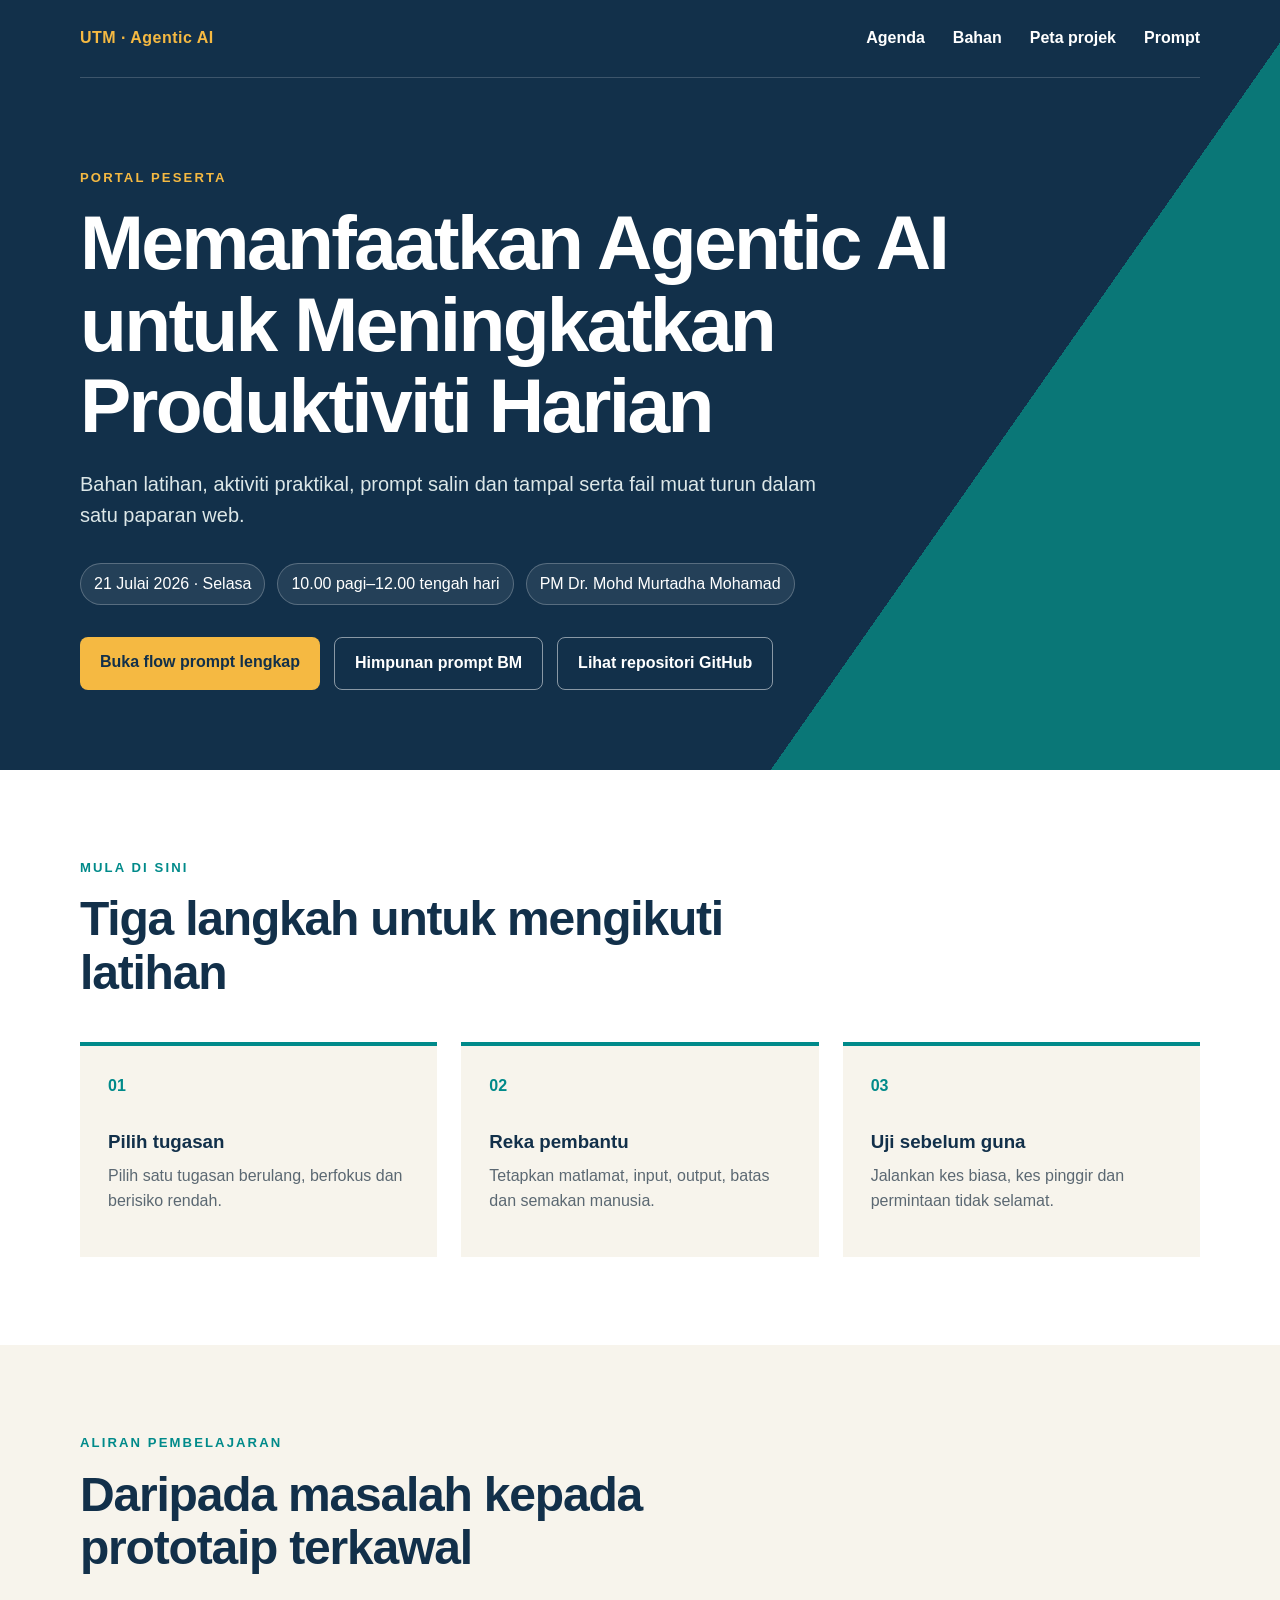
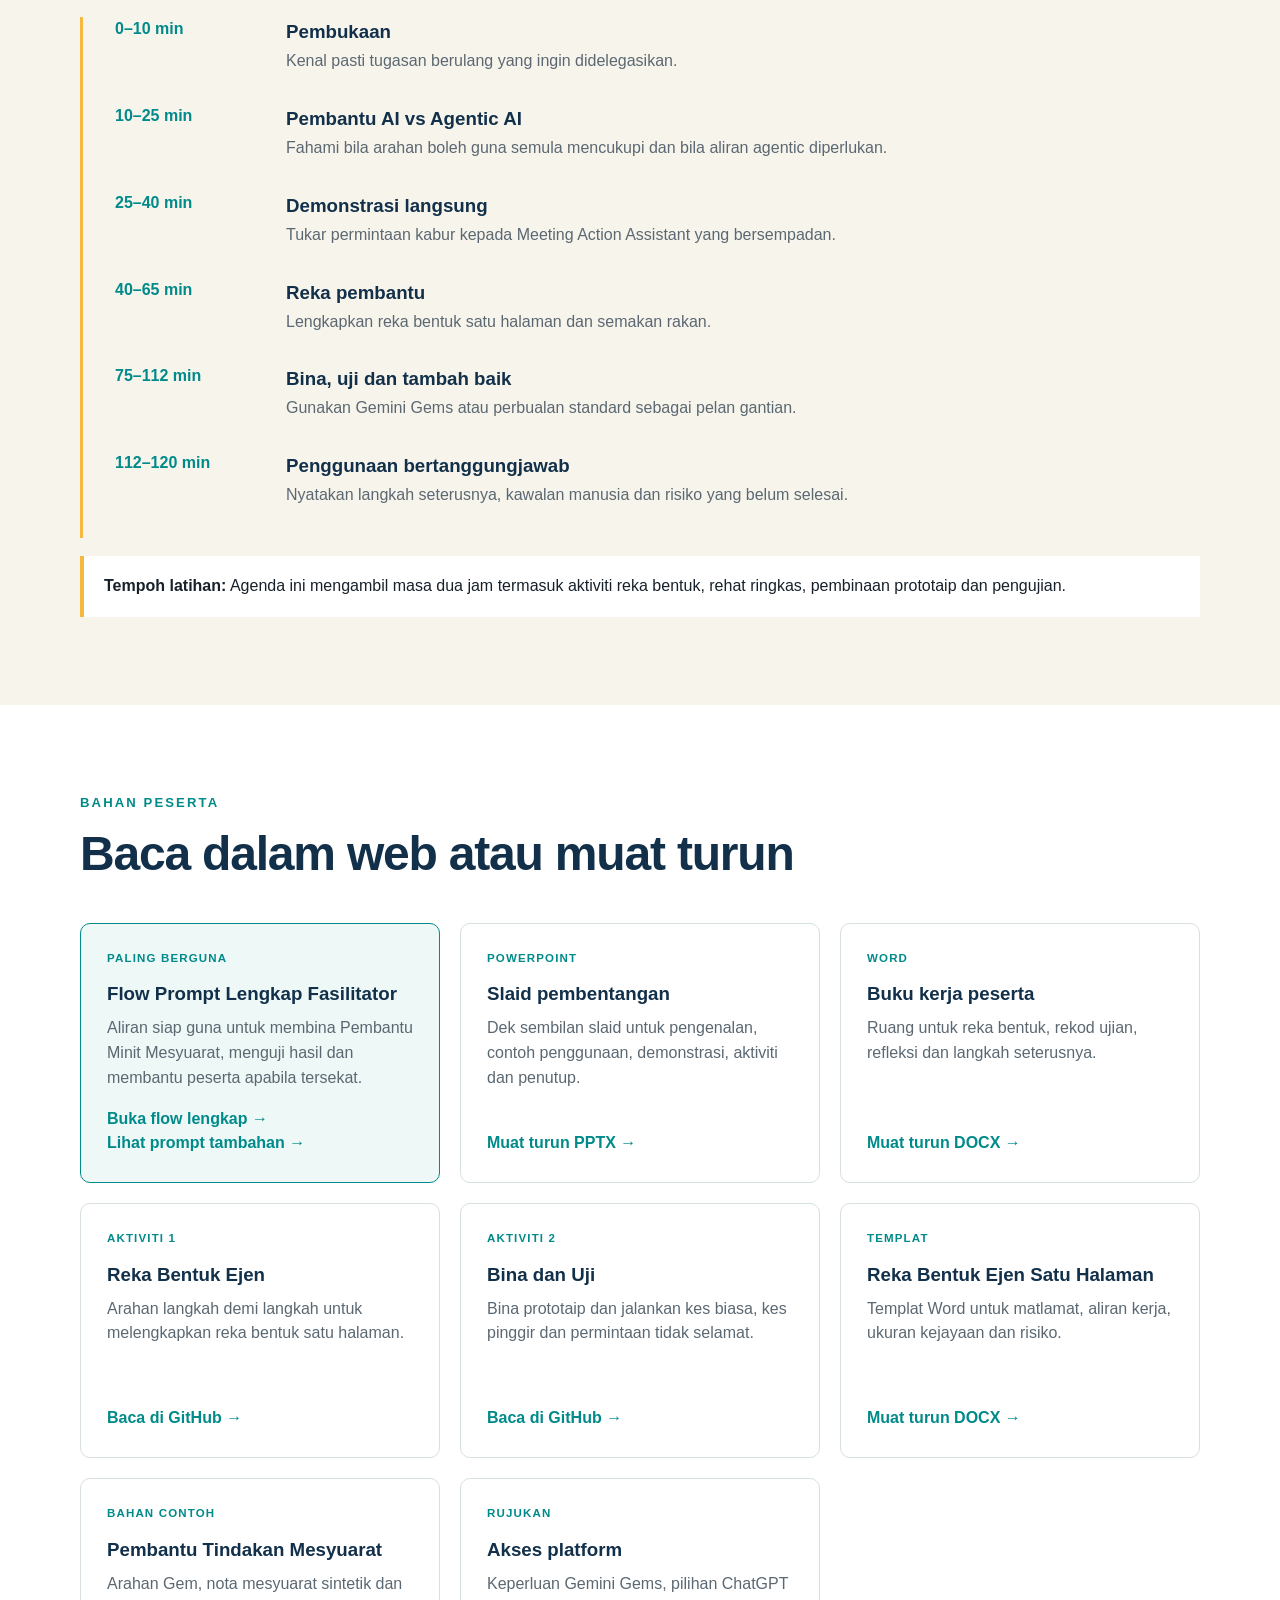
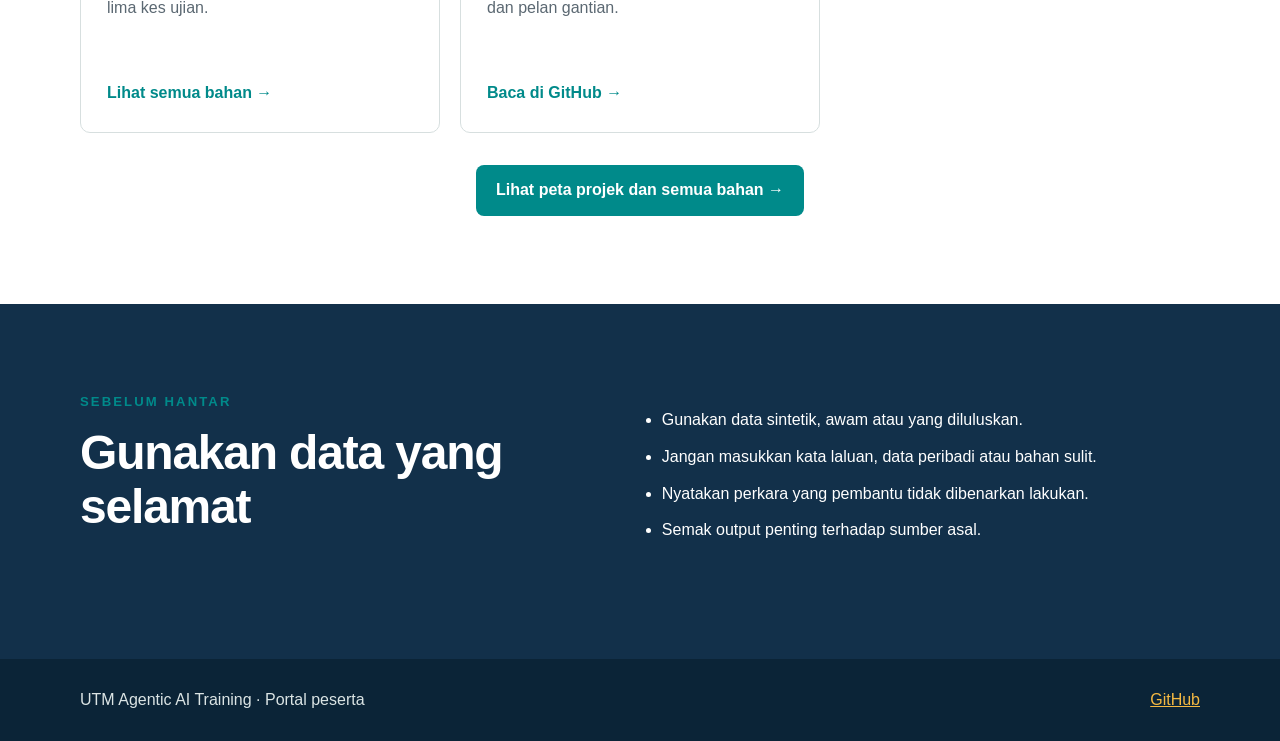
<file: docs/index.html>
<!doctype html>
<html lang="ms">
<head>
  <meta charset="utf-8">
  <meta name="viewport" content="width=device-width, initial-scale=1">
  <meta name="description" content="Portal peserta UTM Agentic AI Training">
  <title>UTM Agentic AI Training — Portal Peserta</title>
  <link rel="stylesheet" href="styles.css">
</head>
<body>
  <header class="hero">
    <nav class="nav shell" aria-label="Navigasi utama">
      <a class="brand" href="index.html">UTM · Agentic AI</a>
      <div class="nav-links">
        <a href="#agenda">Agenda</a>
        <a href="#bahan">Bahan</a>
        <a href="bahan.html">Peta projek</a>
        <a href="prompts.html">Prompt</a>
      </div>
    </nav>
    <div class="shell hero-content">
      <p class="eyebrow">PORTAL PESERTA</p>
      <h1>Memanfaatkan Agentic AI untuk Meningkatkan Produktiviti Harian</h1>
      <p class="lead">Bahan latihan, aktiviti praktikal, prompt salin dan tampal serta fail muat turun dalam satu paparan web.</p>
      <div class="meta" aria-label="Butiran sesi">
        <span>21 Julai 2026 · Selasa</span>
        <span>10.00 pagi–12.00 tengah hari</span>
        <span>PM Dr. Mohd Murtadha Mohamad</span>
      </div>
      <div class="actions">
        <a class="button primary" href="flow-ms.html">Buka flow prompt lengkap</a>
        <a class="button secondary" href="prompts-ms.html">Himpunan prompt BM</a>
        <a class="button secondary" href="https://github.com/drMurtadha/utm-agentic-ai-training" target="_blank" rel="noreferrer">Lihat repositori GitHub</a>
      </div>
    </div>
  </header>

  <main>
    <section class="shell section" id="mula">
      <div class="section-heading">
        <p class="eyebrow">MULA DI SINI</p>
        <h2>Tiga langkah untuk mengikuti latihan</h2>
      </div>
      <div class="steps">
        <article><span>01</span><h3>Pilih tugasan</h3><p>Pilih satu tugasan berulang, berfokus dan berisiko rendah.</p></article>
        <article><span>02</span><h3>Reka pembantu</h3><p>Tetapkan matlamat, input, output, batas dan semakan manusia.</p></article>
        <article><span>03</span><h3>Uji sebelum guna</h3><p>Jalankan kes biasa, kes pinggir dan permintaan tidak selamat.</p></article>
      </div>
    </section>

    <section class="section tinted" id="agenda">
      <div class="shell">
        <div class="section-heading">
          <p class="eyebrow">ALIRAN PEMBELAJARAN</p>
          <h2>Daripada masalah kepada prototaip terkawal</h2>
        </div>
        <div class="timeline">
          <article><time>0–10 min</time><div><h3>Pembukaan</h3><p>Kenal pasti tugasan berulang yang ingin didelegasikan.</p></div></article>
          <article><time>10–25 min</time><div><h3>Pembantu AI vs Agentic AI</h3><p>Fahami bila arahan boleh guna semula mencukupi dan bila aliran agentic diperlukan.</p></div></article>
          <article><time>25–40 min</time><div><h3>Demonstrasi langsung</h3><p>Tukar permintaan kabur kepada Meeting Action Assistant yang bersempadan.</p></div></article>
          <article><time>40–65 min</time><div><h3>Reka pembantu</h3><p>Lengkapkan reka bentuk satu halaman dan semakan rakan.</p></div></article>
          <article><time>75–112 min</time><div><h3>Bina, uji dan tambah baik</h3><p>Gunakan Gemini Gems atau perbualan standard sebagai pelan gantian.</p></div></article>
          <article><time>112–120 min</time><div><h3>Penggunaan bertanggungjawab</h3><p>Nyatakan langkah seterusnya, kawalan manusia dan risiko yang belum selesai.</p></div></article>
        </div>
        <p class="notice"><strong>Tempoh latihan:</strong> Agenda ini mengambil masa dua jam termasuk aktiviti reka bentuk, rehat ringkas, pembinaan prototaip dan pengujian.</p>
      </div>
    </section>

    <section class="shell section" id="bahan">
      <div class="section-heading">
        <p class="eyebrow">BAHAN PESERTA</p>
        <h2>Baca dalam web atau muat turun</h2>
      </div>
      <div class="resource-grid">
        <article class="resource featured">
          <p class="tag">PALING BERGUNA</p>
          <h3>Flow Prompt Lengkap Fasilitator</h3>
          <p>Aliran siap guna untuk membina Pembantu Minit Mesyuarat, menguji hasil dan membantu peserta apabila tersekat.</p>
          <a href="flow-ms.html">Buka flow lengkap →</a>
          <a href="prompts-ms.html">Lihat prompt tambahan →</a>
        </article>
        <article class="resource">
          <p class="tag">POWERPOINT</p>
          <h3>Slaid pembentangan</h3>
          <p>Dek sembilan slaid untuk pengenalan, contoh penggunaan, demonstrasi, aktiviti dan penutup.</p>
          <a href="https://github.com/drMurtadha/utm-agentic-ai-training/raw/refs/heads/agent/initial-training-materials/01_Slides/presentation.pptx">Muat turun PPTX →</a>
        </article>
        <article class="resource">
          <p class="tag">WORD</p>
          <h3>Buku kerja peserta</h3>
          <p>Ruang untuk reka bentuk, rekod ujian, refleksi dan langkah seterusnya.</p>
          <a href="https://github.com/drMurtadha/utm-agentic-ai-training/raw/refs/heads/agent/initial-training-materials/03_Participant-Workbook/participant-workbook.docx">Muat turun DOCX →</a>
        </article>
        <article class="resource">
          <p class="tag">AKTIVITI 1</p>
          <h3>Reka Bentuk Ejen</h3>
          <p>Arahan langkah demi langkah untuk melengkapkan reka bentuk satu halaman.</p>
          <a href="https://github.com/drMurtadha/utm-agentic-ai-training/blob/agent/initial-training-materials/04_Hands-on-Exercises/exercise-1-design-an-agent.md">Baca di GitHub →</a>
        </article>
        <article class="resource">
          <p class="tag">AKTIVITI 2</p>
          <h3>Bina dan Uji</h3>
          <p>Bina prototaip dan jalankan kes biasa, kes pinggir dan permintaan tidak selamat.</p>
          <a href="https://github.com/drMurtadha/utm-agentic-ai-training/blob/agent/initial-training-materials/04_Hands-on-Exercises/exercise-2-build-and-test.md">Baca di GitHub →</a>
        </article>
        <article class="resource">
          <p class="tag">TEMPLAT</p>
          <h3>Reka Bentuk Ejen Satu Halaman</h3>
          <p>Templat Word untuk matlamat, aliran kerja, ukuran kejayaan dan risiko.</p>
          <a href="https://github.com/drMurtadha/utm-agentic-ai-training/raw/refs/heads/agent/initial-training-materials/05_Templates/one-page-agent-design-template.docx">Muat turun DOCX →</a>
        </article>
        <article class="resource">
          <p class="tag">BAHAN CONTOH</p>
          <h3>Pembantu Tindakan Mesyuarat</h3>
          <p>Arahan Gem, nota mesyuarat sintetik dan lima kes ujian.</p>
          <a href="https://github.com/drMurtadha/utm-agentic-ai-training/tree/agent/initial-training-materials/04_Hands-on-Exercises/sample-materials">Lihat semua bahan →</a>
        </article>
        <article class="resource">
          <p class="tag">RUJUKAN</p>
          <h3>Akses platform</h3>
          <p>Keperluan Gemini Gems, pilihan ChatGPT dan pelan gantian.</p>
          <a href="https://github.com/drMurtadha/utm-agentic-ai-training/blob/agent/initial-training-materials/06_References/platform-access-notes.md">Baca di GitHub →</a>
        </article>
      </div>
      <div class="all-materials"><a class="button map-button" href="bahan.html">Lihat peta projek dan semua bahan →</a></div>
    </section>

    <section class="section safety">
      <div class="shell safety-grid">
        <div><p class="eyebrow">SEBELUM HANTAR</p><h2>Gunakan data yang selamat</h2></div>
        <ul>
          <li>Gunakan data sintetik, awam atau yang diluluskan.</li>
          <li>Jangan masukkan kata laluan, data peribadi atau bahan sulit.</li>
          <li>Nyatakan perkara yang pembantu tidak dibenarkan lakukan.</li>
          <li>Semak output penting terhadap sumber asal.</li>
        </ul>
      </div>
    </section>
  </main>

  <footer><div class="shell"><p>UTM Agentic AI Training · Portal peserta</p><a href="https://github.com/drMurtadha/utm-agentic-ai-training">GitHub</a></div></footer>
</body>
</html>
</file>
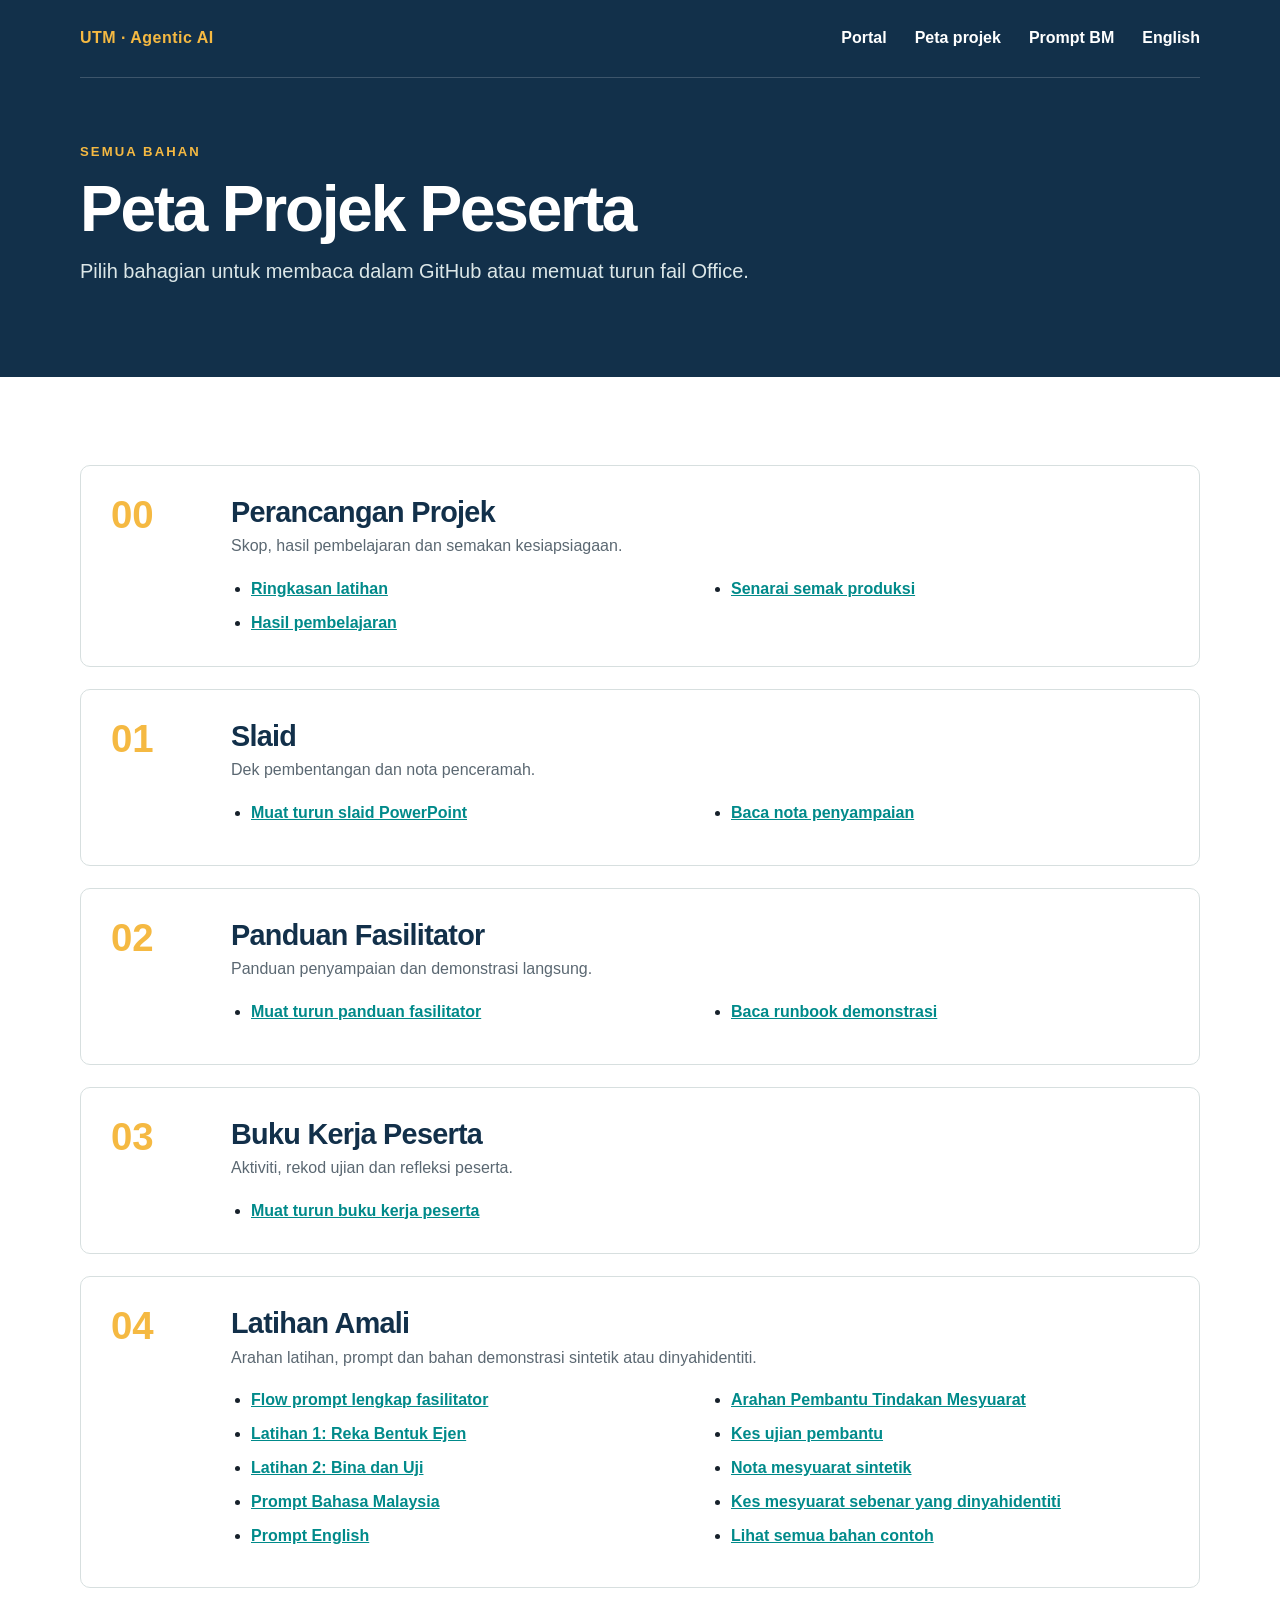
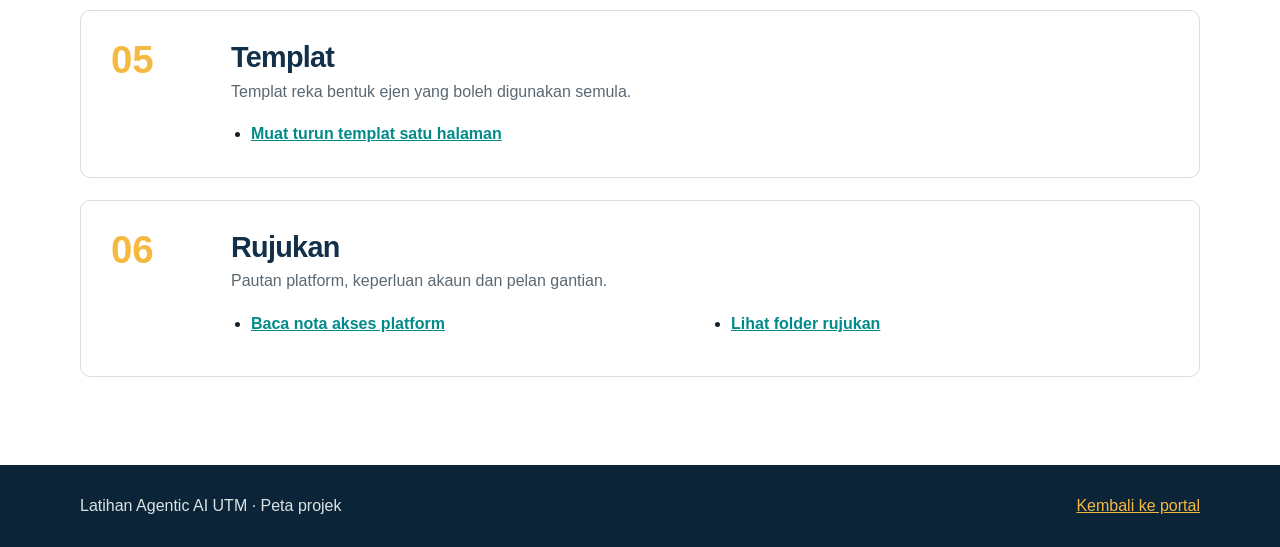
<file: docs/bahan.html>
<!doctype html>
<html lang="ms">
<head>
  <meta charset="utf-8">
  <meta name="viewport" content="width=device-width, initial-scale=1">
  <meta name="description" content="Peta projek dan semua bahan Latihan Agentic AI UTM">
  <title>Peta Projek dan Bahan — Latihan Agentic AI UTM</title>
  <link rel="stylesheet" href="styles.css">
</head>
<body>
  <header class="subhero">
    <nav class="nav shell" aria-label="Navigasi utama">
      <a class="brand" href="index.html">UTM · Agentic AI</a>
      <div class="nav-links"><a href="index.html">Portal</a><a href="bahan.html">Peta projek</a><a href="prompts-ms.html">Prompt BM</a><a href="prompts.html">English</a></div>
    </nav>
    <div class="shell subhero-content">
      <p class="eyebrow">SEMUA BAHAN</p>
      <h1>Peta Projek Peserta</h1>
      <p class="lead">Pilih bahagian untuk membaca dalam GitHub atau memuat turun fail Office.</p>
    </div>
  </header>
  <main class="shell section">
    <div class="project-map">
      <section class="map-group"><div class="map-number">00</div><div><h2>Perancangan Projek</h2><p>Skop, hasil pembelajaran dan semakan kesiapsiagaan.</p><ul><li><a href="https://github.com/drMurtadha/utm-agentic-ai-training/blob/agent/initial-training-materials/00_Project-Plan/training-brief.md">Ringkasan latihan</a></li><li><a href="https://github.com/drMurtadha/utm-agentic-ai-training/blob/agent/initial-training-materials/00_Project-Plan/learning-outcomes.md">Hasil pembelajaran</a></li><li><a href="https://github.com/drMurtadha/utm-agentic-ai-training/blob/agent/initial-training-materials/00_Project-Plan/production-checklist.md">Senarai semak produksi</a></li></ul></div></section>
      <section class="map-group"><div class="map-number">01</div><div><h2>Slaid</h2><p>Dek pembentangan dan nota penceramah.</p><ul><li><a href="https://github.com/drMurtadha/utm-agentic-ai-training/raw/refs/heads/agent/initial-training-materials/01_Slides/presentation.pptx">Muat turun slaid PowerPoint</a></li><li><a href="https://github.com/drMurtadha/utm-agentic-ai-training/blob/agent/initial-training-materials/01_Slides/speaker-notes.md">Baca nota penyampaian</a></li></ul></div></section>
      <section class="map-group"><div class="map-number">02</div><div><h2>Panduan Fasilitator</h2><p>Panduan penyampaian dan demonstrasi langsung.</p><ul><li><a href="https://github.com/drMurtadha/utm-agentic-ai-training/raw/refs/heads/agent/initial-training-materials/02_Facilitator-Guide/facilitator-guide.docx">Muat turun panduan fasilitator</a></li><li><a href="https://github.com/drMurtadha/utm-agentic-ai-training/blob/agent/initial-training-materials/02_Facilitator-Guide/live-demo-runbook.md">Baca runbook demonstrasi</a></li></ul></div></section>
      <section class="map-group"><div class="map-number">03</div><div><h2>Buku Kerja Peserta</h2><p>Aktiviti, rekod ujian dan refleksi peserta.</p><ul><li><a href="https://github.com/drMurtadha/utm-agentic-ai-training/raw/refs/heads/agent/initial-training-materials/03_Participant-Workbook/participant-workbook.docx">Muat turun buku kerja peserta</a></li></ul></div></section>
      <section class="map-group"><div class="map-number">04</div><div><h2>Latihan Amali</h2><p>Arahan latihan, prompt dan bahan demonstrasi sintetik atau dinyahidentiti.</p><ul><li><a href="flow-ms.html">Flow prompt lengkap fasilitator</a></li><li><a href="https://github.com/drMurtadha/utm-agentic-ai-training/blob/agent/initial-training-materials/04_Hands-on-Exercises/exercise-1-design-an-agent.md">Latihan 1: Reka Bentuk Ejen</a></li><li><a href="https://github.com/drMurtadha/utm-agentic-ai-training/blob/agent/initial-training-materials/04_Hands-on-Exercises/exercise-2-build-and-test.md">Latihan 2: Bina dan Uji</a></li><li><a href="prompts-ms.html">Prompt Bahasa Malaysia</a></li><li><a href="prompts.html">Prompt English</a></li><li><a href="https://github.com/drMurtadha/utm-agentic-ai-training/blob/agent/initial-training-materials/04_Hands-on-Exercises/sample-materials/meeting-assistant-gem-instructions.md">Arahan Pembantu Tindakan Mesyuarat</a></li><li><a href="https://github.com/drMurtadha/utm-agentic-ai-training/blob/agent/initial-training-materials/04_Hands-on-Exercises/sample-materials/meeting-assistant-test-cases.md">Kes ujian pembantu</a></li><li><a href="https://github.com/drMurtadha/utm-agentic-ai-training/blob/agent/initial-training-materials/04_Hands-on-Exercises/sample-materials/synthetic-meeting-notes.md">Nota mesyuarat sintetik</a></li><li><a href="https://github.com/drMurtadha/utm-agentic-ai-training/blob/agent/initial-training-materials/04_Hands-on-Exercises/sample-materials/real-meeting-training-case-ms.md">Kes mesyuarat sebenar yang dinyahidentiti</a></li><li><a href="https://github.com/drMurtadha/utm-agentic-ai-training/tree/agent/initial-training-materials/04_Hands-on-Exercises/sample-materials">Lihat semua bahan contoh</a></li></ul></div></section>
      <section class="map-group"><div class="map-number">05</div><div><h2>Templat</h2><p>Templat reka bentuk ejen yang boleh digunakan semula.</p><ul><li><a href="https://github.com/drMurtadha/utm-agentic-ai-training/raw/refs/heads/agent/initial-training-materials/05_Templates/one-page-agent-design-template.docx">Muat turun templat satu halaman</a></li></ul></div></section>
      <section class="map-group"><div class="map-number">06</div><div><h2>Rujukan</h2><p>Pautan platform, keperluan akaun dan pelan gantian.</p><ul><li><a href="https://github.com/drMurtadha/utm-agentic-ai-training/blob/agent/initial-training-materials/06_References/platform-access-notes.md">Baca nota akses platform</a></li><li><a href="https://github.com/drMurtadha/utm-agentic-ai-training/tree/agent/initial-training-materials/06_References">Lihat folder rujukan</a></li></ul></div></section>
    </div>
  </main>
  <footer><div class="shell"><p>Latihan Agentic AI UTM · Peta projek</p><a href="index.html">Kembali ke portal</a></div></footer>
</body>
</html>
</file>
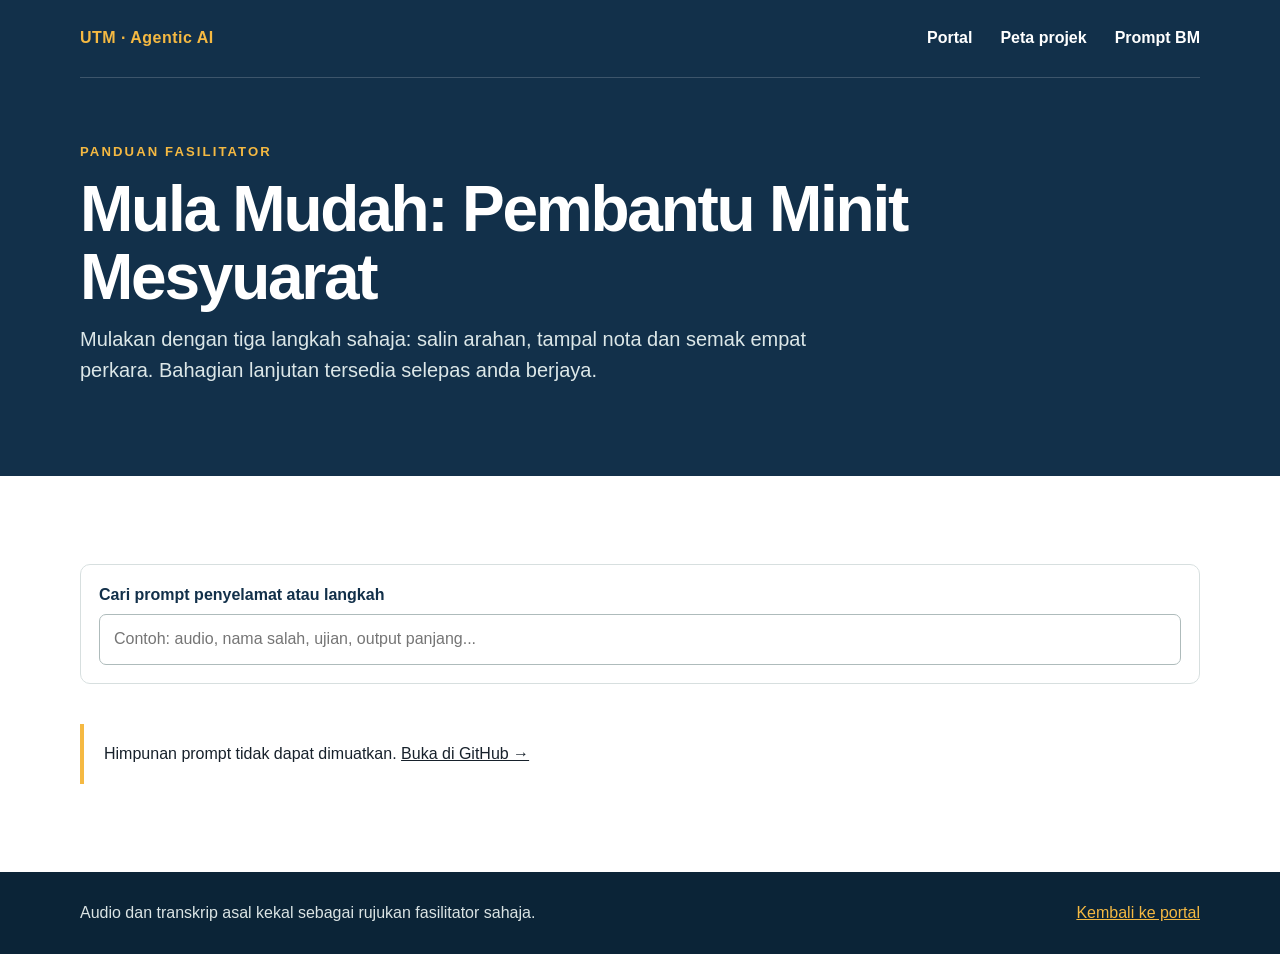
<file: docs/flow-ms.html>
<!doctype html>
<html lang="ms">
<head>
  <meta charset="utf-8">
  <meta name="viewport" content="width=device-width, initial-scale=1">
  <meta name="description" content="Flow prompt lengkap fasilitator untuk latihan Pembantu Minit Mesyuarat">
  <title>Flow Prompt Lengkap — Latihan Agentic AI UTM</title>
  <link rel="stylesheet" href="styles.css">
</head>
<body class="prompt-page" data-source="facilitator-complete-prompt-flow-ms.md" data-language="ms">
  <header class="subhero">
    <nav class="nav shell" aria-label="Navigasi utama">
      <a class="brand" href="index.html">UTM · Agentic AI</a>
      <div class="nav-links"><a href="index.html">Portal</a><a href="bahan.html">Peta projek</a><a href="prompts-ms.html">Prompt BM</a></div>
    </nav>
    <div class="shell subhero-content">
      <p class="eyebrow">PANDUAN FASILITATOR</p>
      <h1>Mula Mudah: Pembantu Minit Mesyuarat</h1>
      <p class="lead">Mulakan dengan tiga langkah sahaja: salin arahan, tampal nota dan semak empat perkara. Bahagian lanjutan tersedia selepas anda berjaya.</p>
    </div>
  </header>
  <main class="shell section">
    <div class="prompt-toolbar">
      <label for="prompt-search">Cari prompt penyelamat atau langkah</label>
      <input id="prompt-search" type="search" placeholder="Contoh: audio, nama salah, ujian, output panjang...">
    </div>
    <div id="prompt-content" class="prompt-content" aria-live="polite"><p class="loading">Memuatkan flow prompt…</p></div>
  </main>
  <footer><div class="shell"><p>Audio dan transkrip asal kekal sebagai rujukan fasilitator sahaja.</p><a href="index.html">Kembali ke portal</a></div></footer>
  <script src="prompts.js"></script>
</body>
</html>
</file>
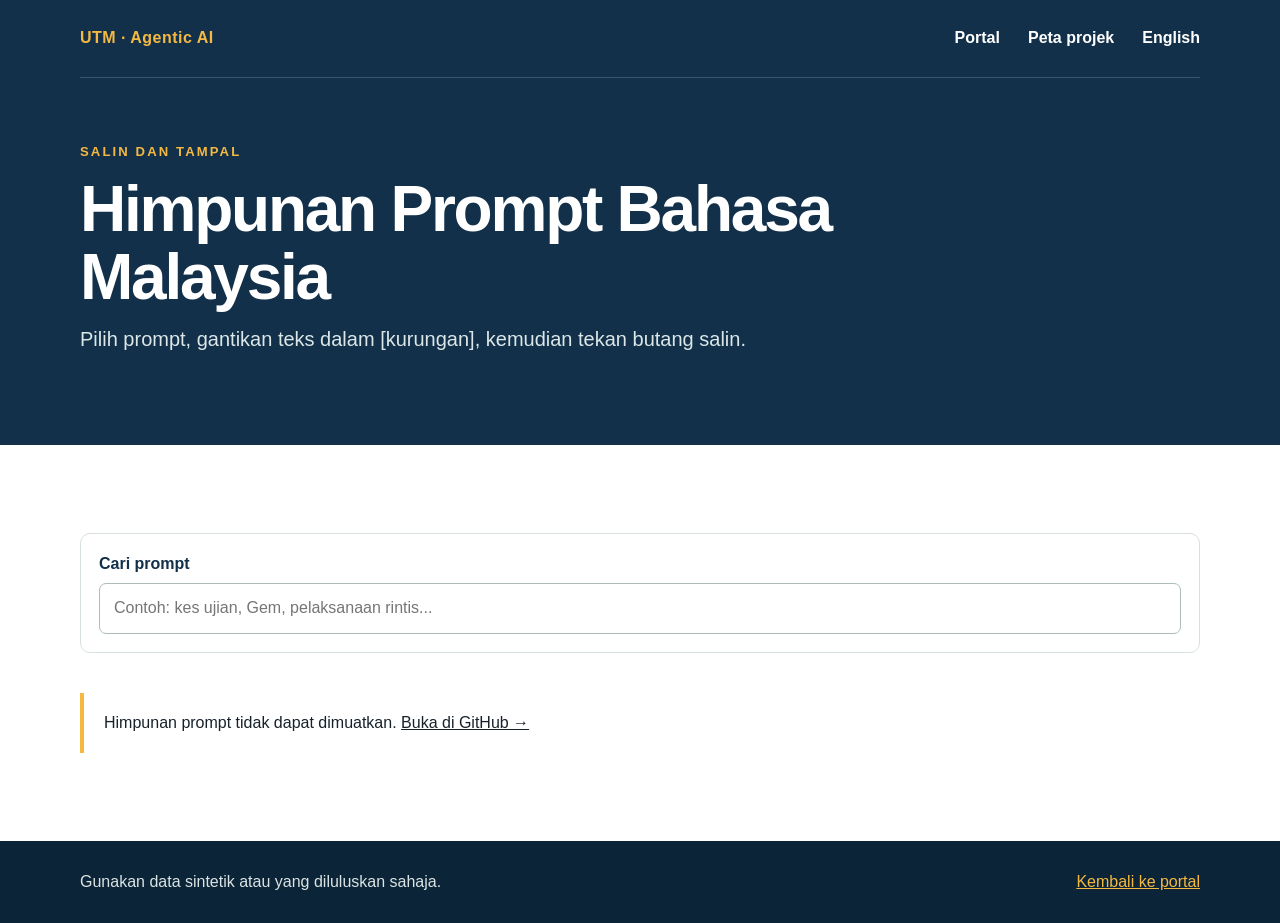
<file: docs/prompts-ms.html>
<!doctype html>
<html lang="ms">
<head>
  <meta charset="utf-8">
  <meta name="viewport" content="width=device-width, initial-scale=1">
  <meta name="description" content="Prompt salin dan tampal Bahasa Malaysia untuk Latihan Agentic AI UTM">
  <title>Prompt Bahasa Malaysia — Latihan Agentic AI UTM</title>
  <link rel="stylesheet" href="styles.css">
</head>
<body class="prompt-page" data-source="copy-paste-prompt-pack-ms.md" data-language="ms">
  <header class="subhero">
    <nav class="nav shell" aria-label="Navigasi utama">
      <a class="brand" href="index.html">UTM · Agentic AI</a>
      <div class="nav-links"><a href="index.html">Portal</a><a href="bahan.html">Peta projek</a><a href="prompts.html">English</a></div>
    </nav>
    <div class="shell subhero-content">
      <p class="eyebrow">SALIN DAN TAMPAL</p>
      <h1>Himpunan Prompt Bahasa Malaysia</h1>
      <p class="lead">Pilih prompt, gantikan teks dalam [kurungan], kemudian tekan butang salin.</p>
    </div>
  </header>
  <main class="shell section">
    <div class="prompt-toolbar">
      <label for="prompt-search">Cari prompt</label>
      <input id="prompt-search" type="search" placeholder="Contoh: kes ujian, Gem, pelaksanaan rintis...">
    </div>
    <div id="prompt-content" class="prompt-content" aria-live="polite"><p class="loading">Memuatkan himpunan prompt…</p></div>
    <noscript><p>JavaScript diperlukan untuk fungsi salin. <a href="https://github.com/drMurtadha/utm-agentic-ai-training/blob/agent/initial-training-materials/04_Hands-on-Exercises/copy-paste-prompt-pack-ms.md">Buka versi Bahasa Malaysia di GitHub</a>.</p></noscript>
  </main>
  <footer><div class="shell"><p>Gunakan data sintetik atau yang diluluskan sahaja.</p><a href="index.html">Kembali ke portal</a></div></footer>
  <script src="prompts.js"></script>
</body>
</html>
</file>
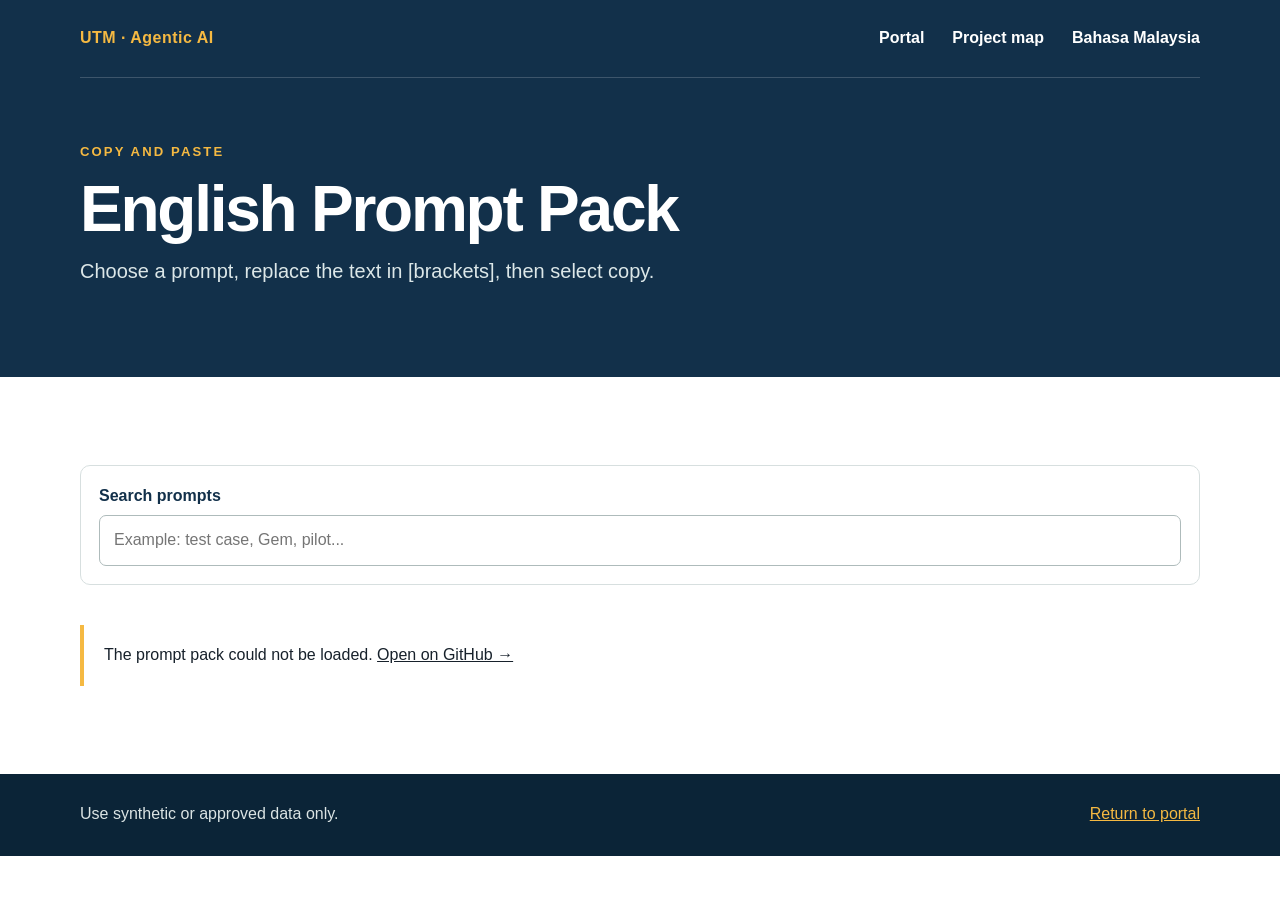
<file: docs/prompts.html>
<!doctype html>
<html lang="en">
<head>
  <meta charset="utf-8">
  <meta name="viewport" content="width=device-width, initial-scale=1">
  <meta name="description" content="English copy/paste prompts for UTM Agentic AI Training">
  <title>English Copy/Paste Prompts — UTM Agentic AI Training</title>
  <link rel="stylesheet" href="styles.css">
</head>
<body class="prompt-page" data-source="copy-paste-prompt-pack.md" data-language="en">
  <header class="subhero">
    <nav class="nav shell" aria-label="Navigasi utama">
      <a class="brand" href="index.html">UTM · Agentic AI</a>
      <div class="nav-links"><a href="index.html">Portal</a><a href="bahan.html">Project map</a><a href="prompts-ms.html">Bahasa Malaysia</a></div>
    </nav>
    <div class="shell subhero-content">
      <p class="eyebrow">COPY AND PASTE</p>
      <h1>English Prompt Pack</h1>
      <p class="lead">Choose a prompt, replace the text in [brackets], then select copy.</p>
    </div>
  </header>
  <main class="shell section">
    <div class="prompt-toolbar">
      <label for="prompt-search">Search prompts</label>
      <input id="prompt-search" type="search" placeholder="Example: test case, Gem, pilot...">
    </div>
    <div id="prompt-content" class="prompt-content" aria-live="polite">
      <p class="loading">Loading prompt pack…</p>
    </div>
    <noscript>
      <p>JavaScript is required for the copy function. <a href="https://github.com/drMurtadha/utm-agentic-ai-training/blob/agent/initial-training-materials/04_Hands-on-Exercises/copy-paste-prompt-pack.md">Open the prompt pack on GitHub</a>.</p>
    </noscript>
  </main>
  <footer><div class="shell"><p>Use synthetic or approved data only.</p><a href="index.html">Return to portal</a></div></footer>
  <script src="prompts.js"></script>
</body>
</html>
</file>
<file: docs/styles.css>
:root { --navy:#12304a; --teal:#008a8a; --gold:#f5b942; --cream:#f7f4ec; --ink:#17212b; --muted:#5b6872; --line:#d7dfdf; --white:#fff; }
* { box-sizing:border-box; }
html { scroll-behavior:smooth; }
body { margin:0; color:var(--ink); font-family:Arial, Helvetica, sans-serif; line-height:1.55; background:var(--white); }
a { color:inherit; }
.shell { width:min(1120px, calc(100% - 40px)); margin-inline:auto; }
.hero { color:var(--white); background:linear-gradient(125deg, var(--navy) 0 72%, #0a7777 72% 100%); min-height:650px; }
.nav { min-height:78px; display:flex; align-items:center; justify-content:space-between; gap:24px; border-bottom:1px solid rgba(255,255,255,.18); }
.brand { font-weight:800; text-decoration:none; color:var(--gold); letter-spacing:.03em; }
.nav-links { display:flex; gap:28px; }
.nav-links a { color:inherit; text-decoration:none; font-weight:700; }
.hero-content { padding:90px 0 80px; max-width:1120px; }
.eyebrow { margin:0 0 14px; color:var(--teal); font-size:.82rem; font-weight:800; letter-spacing:.16em; }
.hero .eyebrow, .subhero .eyebrow { color:var(--gold); }
h1,h2,h3,p { margin-top:0; }
h1 { max-width:900px; margin-bottom:22px; font-size:clamp(2.5rem, 6vw, 4.8rem); line-height:1.06; letter-spacing:-.035em; }
h2 { margin-bottom:18px; font-size:clamp(1.8rem, 4vw, 3rem); line-height:1.12; letter-spacing:-.025em; color:var(--navy); }
h3 { margin-bottom:8px; color:var(--navy); }
.lead { max-width:760px; font-size:1.25rem; color:#dce7e8; }
.meta { margin:32px 0; display:flex; flex-wrap:wrap; gap:12px; }
.meta span { padding:8px 13px; border:1px solid rgba(255,255,255,.24); border-radius:999px; background:rgba(255,255,255,.08); }
.actions { display:flex; flex-wrap:wrap; gap:14px; }
.button { display:inline-flex; padding:13px 20px; border-radius:8px; font-weight:800; text-decoration:none; }
.button.primary { color:var(--navy); background:var(--gold); }
.button.secondary { color:var(--white); border:1px solid rgba(255,255,255,.5); }
.section { padding:88px 0; }
.section-heading { max-width:760px; margin-bottom:42px; }
.steps { display:grid; grid-template-columns:repeat(3,1fr); gap:24px; }
.steps article { padding:28px; border-top:4px solid var(--teal); background:var(--cream); }
.steps span { display:block; margin-bottom:28px; color:var(--teal); font-weight:900; }
.steps p,.resource p { color:var(--muted); }
.tinted { background:var(--cream); }
.timeline { border-left:3px solid var(--gold); }
.timeline article { display:grid; grid-template-columns:145px 1fr; gap:26px; padding:0 0 30px 32px; }
.timeline time { color:var(--teal); font-weight:800; }
.timeline h3 { margin-bottom:3px; }
.timeline p { margin-bottom:0; color:var(--muted); }
.notice { margin:18px 0 0; padding:18px 20px; border-left:4px solid var(--gold); background:var(--white); }
.resource-grid { display:grid; grid-template-columns:repeat(3,1fr); gap:20px; }
.resource { display:flex; min-height:255px; padding:26px; flex-direction:column; border:1px solid var(--line); border-radius:10px; }
.resource.featured { border-color:var(--teal); background:#edf8f7; }
.resource .tag { color:var(--teal); font-size:.72rem; font-weight:900; letter-spacing:.1em; }
.resource a { margin-top:auto; color:var(--teal); font-weight:800; text-decoration:none; }
.all-materials { margin-top:32px; text-align:center; }
.button.map-button { color:var(--white); background:var(--teal); }
.project-map { display:grid; gap:22px; }
.map-group { display:grid; grid-template-columns:92px 1fr; gap:28px; padding:30px; border:1px solid var(--line); border-radius:10px; }
.map-number { color:var(--gold); font-size:2.4rem; font-weight:900; line-height:1; }
.map-group h2 { margin-bottom:6px; font-size:1.8rem; }
.map-group p { color:var(--muted); }
.map-group ul { margin:18px 0 0; padding-left:20px; columns:2; column-gap:42px; }
.map-group li { margin-bottom:9px; break-inside:avoid; }
.map-group a { color:var(--teal); font-weight:800; }
.safety { color:var(--white); background:var(--navy); }
.safety h2 { color:var(--white); }
.safety-grid { display:grid; grid-template-columns:1fr 1.2fr; gap:60px; align-items:start; }
.safety li { margin-bottom:12px; }
footer { color:#dbe4e4; background:#0b2437; }
footer .shell { min-height:82px; display:flex; align-items:center; justify-content:space-between; gap:20px; }
footer p { margin:0; }
footer a { color:var(--gold); }
.subhero { color:var(--white); background:var(--navy); }
.subhero-content { padding:64px 0 70px; }
.subhero h1 { margin-bottom:12px; font-size:clamp(2.4rem,5vw,4rem); }
.prompt-toolbar { position:sticky; top:0; z-index:3; margin-bottom:40px; padding:18px; border:1px solid var(--line); border-radius:10px; background:rgba(255,255,255,.95); }
.prompt-toolbar label { display:block; margin-bottom:6px; color:var(--navy); font-weight:800; }
.prompt-toolbar input { width:100%; padding:12px 14px; border:1px solid #aebbbb; border-radius:7px; font:inherit; }
.prompt-content { max-width:900px; }
.prompt-content > h1 { display:none; }
.prompt-content h2 { margin-top:64px; padding-top:14px; border-top:4px solid var(--gold); font-size:2rem; }
.prompt-content h3 { margin-top:32px; }
.prompt-card { position:relative; margin:12px 0 28px; padding:48px 20px 20px; border-radius:10px; background:#0e293d; }
.prompt-card pre { margin:0; overflow:auto; color:#f7faf9; white-space:pre-wrap; font:0.93rem/1.55 ui-monospace, SFMono-Regular, Menlo, Consolas, monospace; }
.copy { position:absolute; top:10px; right:10px; padding:8px 11px; border:0; border-radius:6px; color:var(--navy); background:var(--gold); font-weight:800; cursor:pointer; }
.list-item { margin:4px 0; }
.loading { color:var(--muted); }
[hidden] { display:none !important; }
@media (max-width:850px) { .hero { background:var(--navy); } .steps,.resource-grid { grid-template-columns:1fr 1fr; } .safety-grid { grid-template-columns:1fr; gap:20px; } }
@media (max-width:620px) { .shell { width:min(100% - 28px,1120px); } .nav { align-items:flex-start; padding:20px 0; flex-direction:column; } .nav-links { gap:14px; font-size:.88rem; flex-wrap:wrap; } .hero-content { padding-top:58px; } .section { padding:64px 0; } .steps,.resource-grid { grid-template-columns:1fr; } .timeline article { grid-template-columns:1fr; gap:4px; } .map-group { grid-template-columns:1fr; gap:12px; padding:22px; } .map-group ul { columns:1; } footer .shell { padding:18px 0; align-items:flex-start; flex-direction:column; } }
@media (prefers-reduced-motion:reduce) { html { scroll-behavior:auto; } }
</file>
